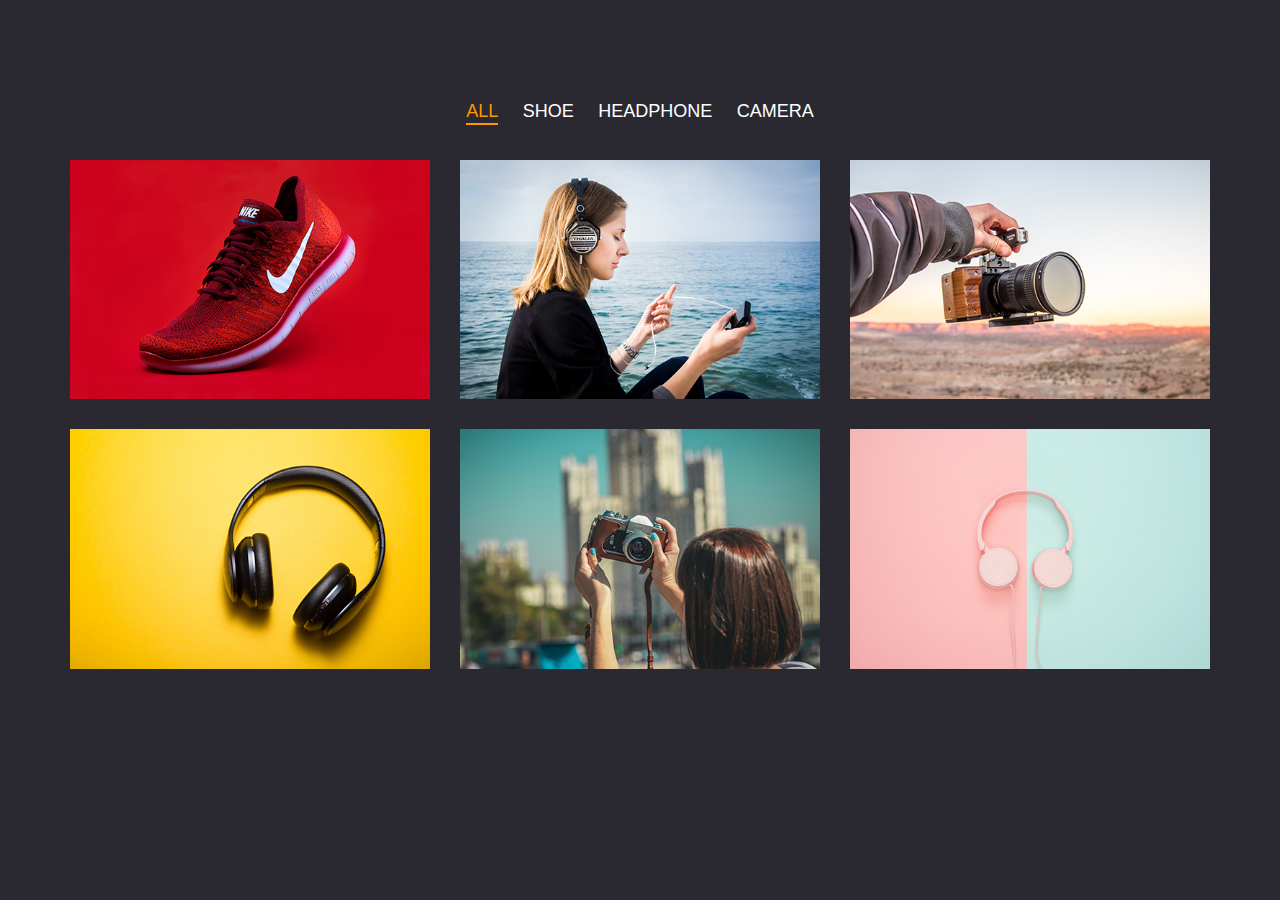
<file: assets/images/logos_images/projects section/index.html>
<!DOCTYPE html>
<html lang="en">
<head>
  <title>filterable gallery</title>
  <meta charset="utf-8">
  <meta name="viewport" content="width=device-width, initial-scale=1">
  <link rel="stylesheet" href="css/style.css">
</head>
<body>

<section class="gallery">
	<div class="gallery-container">
		<div class="row">
			<div class="gallery-filter">
				<span class="filter-item active" data-filter="all">all</span>
				<span class="filter-item" data-filter="shoe">shoe</span>
				<span class="filter-item" data-filter="headphone">headphone</span>
				<span class="filter-item" data-filter="camera">camera</span>
			</div>
		</div>
		<div class="row">
			<!-- gallery item start -->
			<div class="gallery-item shoe">
				<div class="gallery-item-inner">
					<img src="img/shoe-1.jpg" alt="shoe">
				</div>
			</div>
			<!-- gallery item end -->
			<!-- gallery item start -->
			<div class="gallery-item headphone">
				<div class="gallery-item-inner">
					<img src="img/headphone-1.jpg" alt="headphone">
				</div>
			</div>
			<!-- gallery item end -->
			<!-- gallery item start -->
			<div class="gallery-item camera">
				<div class="gallery-item-inner">
					<img src="img/camera-1.jpg" alt="camera">
				</div>
			</div>
			<!-- gallery item end -->
			<!-- gallery item start -->
			<div class="gallery-item headphone">
				<div class="gallery-item-inner">
					<img src="img/headphone-2.jpg" alt="headphone">
				</div>
			</div>
			<!-- gallery item end -->
			<!-- gallery item start -->
			<div class="gallery-item camera">
				<div class="gallery-item-inner">
					<img src="img/camera-2.jpg" alt="camera">
				</div>
			</div>
			<!-- gallery item end -->
			<!-- gallery item start -->
			<div class="gallery-item headphone">
				<div class="gallery-item-inner">
					<img src="img/headphone-3.jpg" alt="headphone">
				</div>
			</div>
			<!-- gallery item end -->
		</div>
	</div>
</section>

<script src="js/script.js"></script>
</body>
</html>
</file>
<file: assets/images/logos_images/projects section/css/style.css>
body{
	line-height: 1.5;
	font-family: sans-serif;
}
*{
	margin:0;
	box-sizing: border-box;
}
.gallery-container{
	max-width: 1170px;
	margin:auto;
}
.gallery-container .row{
	display: flex;
	flex-wrap: wrap;
}
.gallery-container img{
	max-width: 100%;
	vertical-align: middle;
}
/*.gallery*/
.gallery{
	width: 100%;
	display: block;
	min-height: 100vh;
	background-color: #2a2932;
	padding: 100px 0;
}
.gallery .gallery-filter{
	padding: 0 15px;
	width: 100%;
	text-align: center;
	margin-bottom: 20px;
}
.gallery .gallery-filter .filter-item{
	color: #ffffff;
	font-size: 18px;
	text-transform: uppercase;
	display: inline-block;
	margin:0 10px;
	cursor: pointer;
	border-bottom: 2px solid transparent;
	line-height: 1.2;
	transition: all 0.3s ease;
}
.gallery .gallery-filter .filter-item.active{
	color: #ff9800;
	border-color : #ff9800;
}
.gallery .gallery-item{
	width: calc(100% / 3);
	padding: 15px;
}
.gallery .gallery-item-inner img{
	width: 100%;
}
.gallery .gallery-item.show{
	animation: fadeIn 0.5s ease;
}
@keyframes fadeIn{
	0%{
		opacity: 0;
	}
	100%{
		opacity: 1;
	}
}
.gallery .gallery-item.hide{
	display: none;
}

/*responsive*/
@media(max-width: 991px){
	.gallery .gallery-item{
		width: 50%;
	}
}
@media(max-width: 767px){
    .gallery .gallery-item{
		width: 100%;
	}	
	.gallery .gallery-filter .filter-item{
		margin-bottom: 10px;
	}
}
</file>
